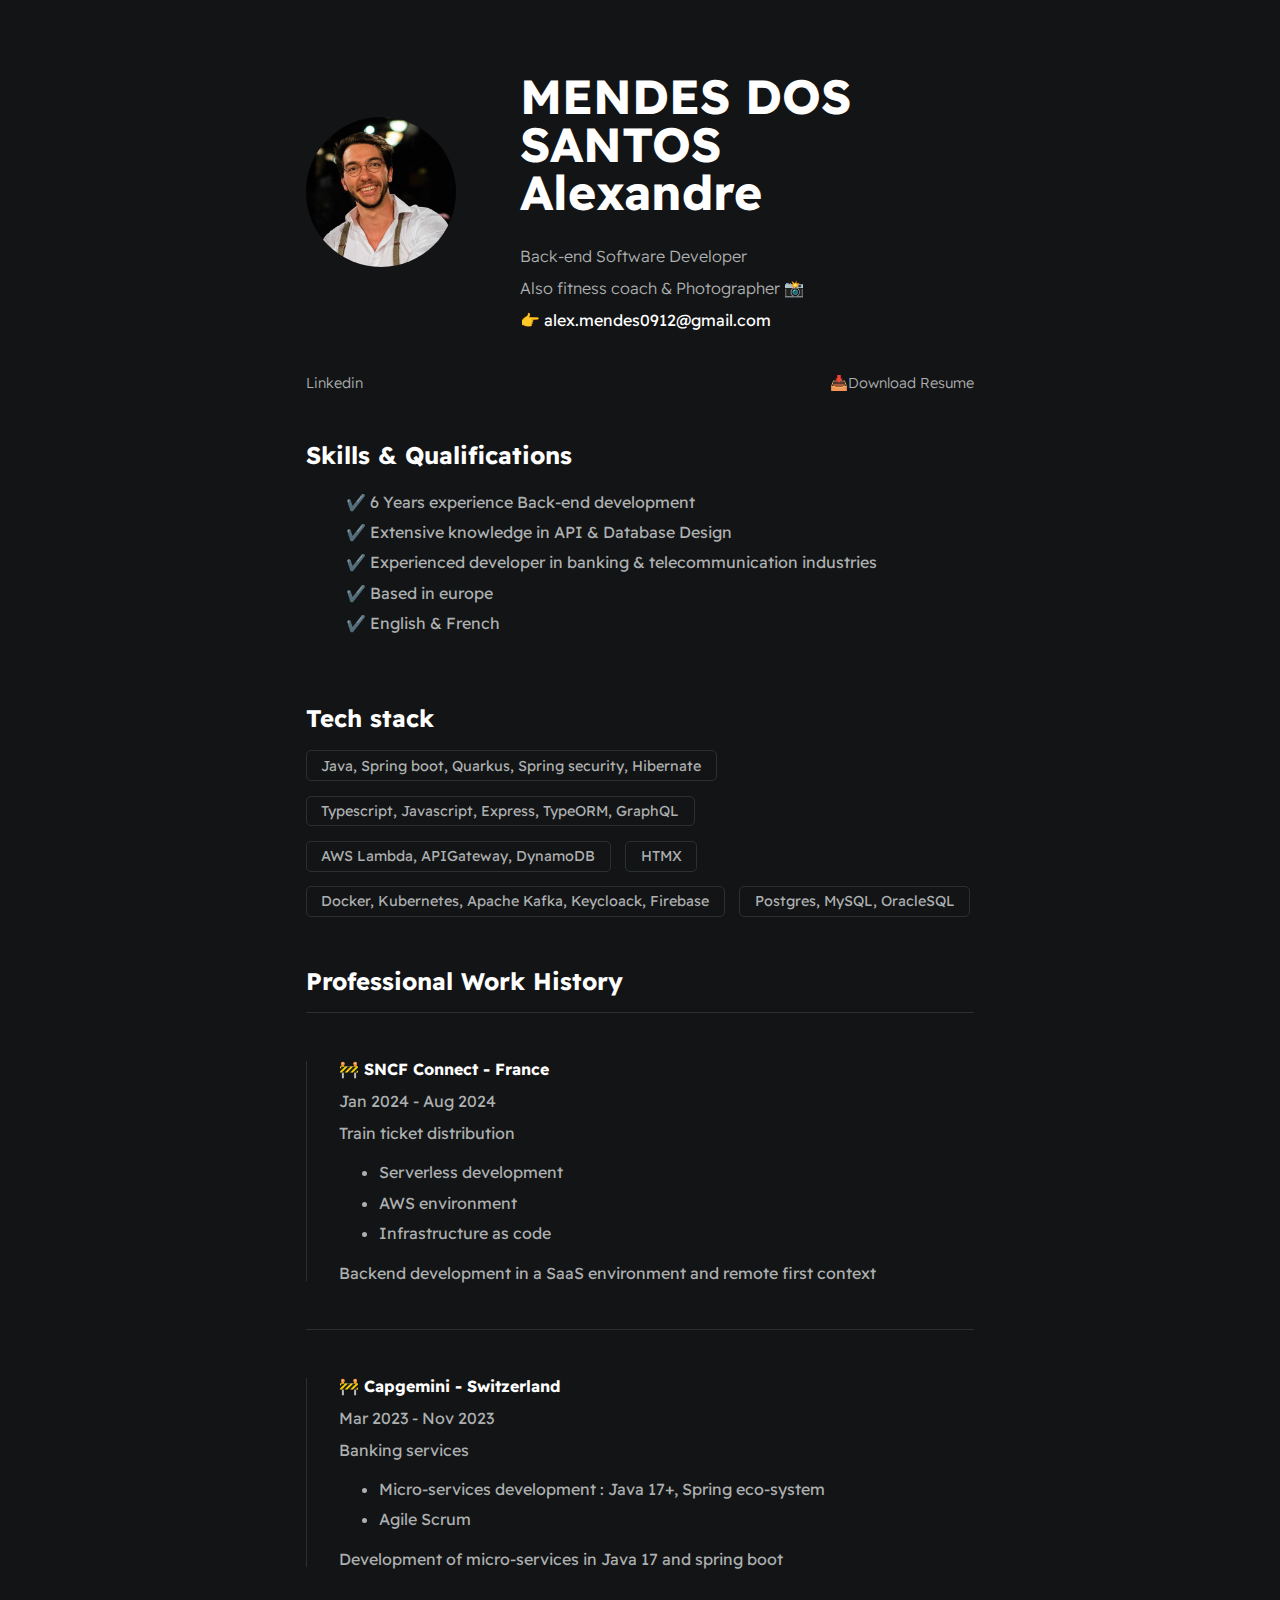
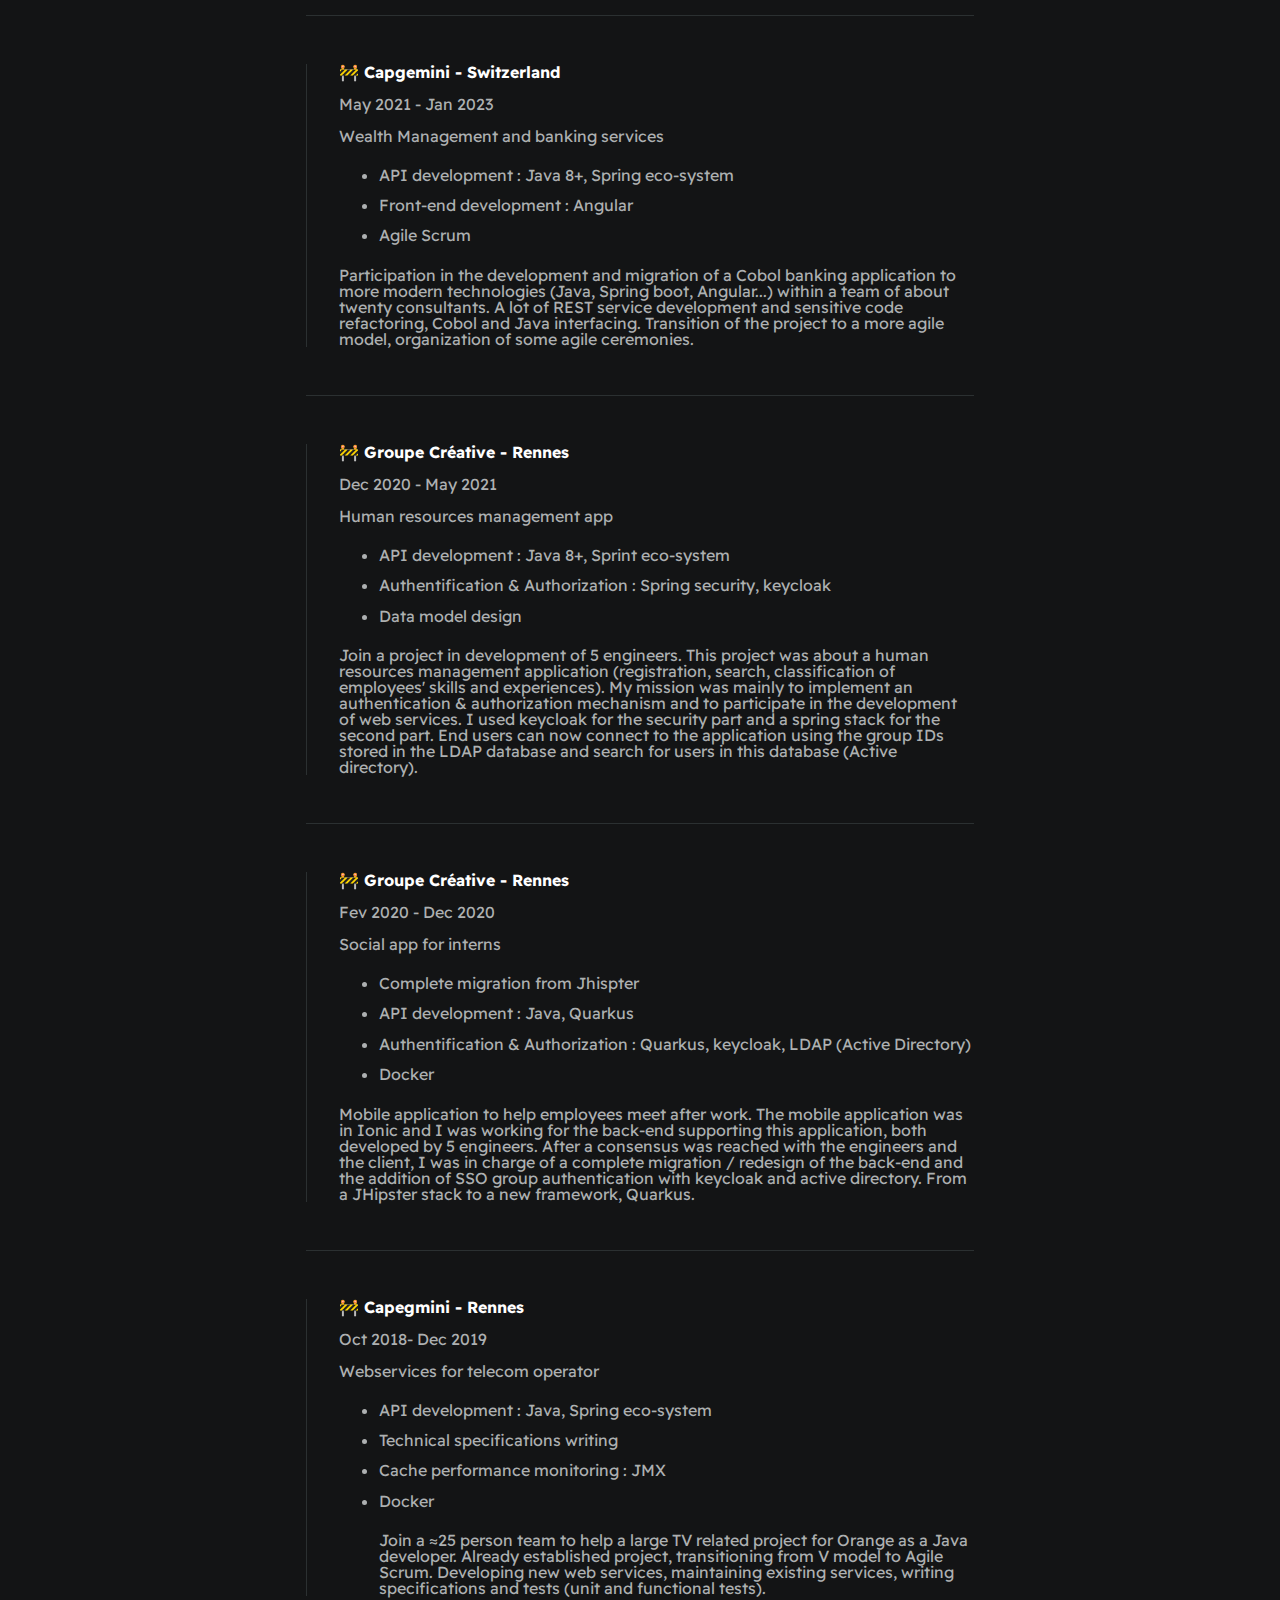
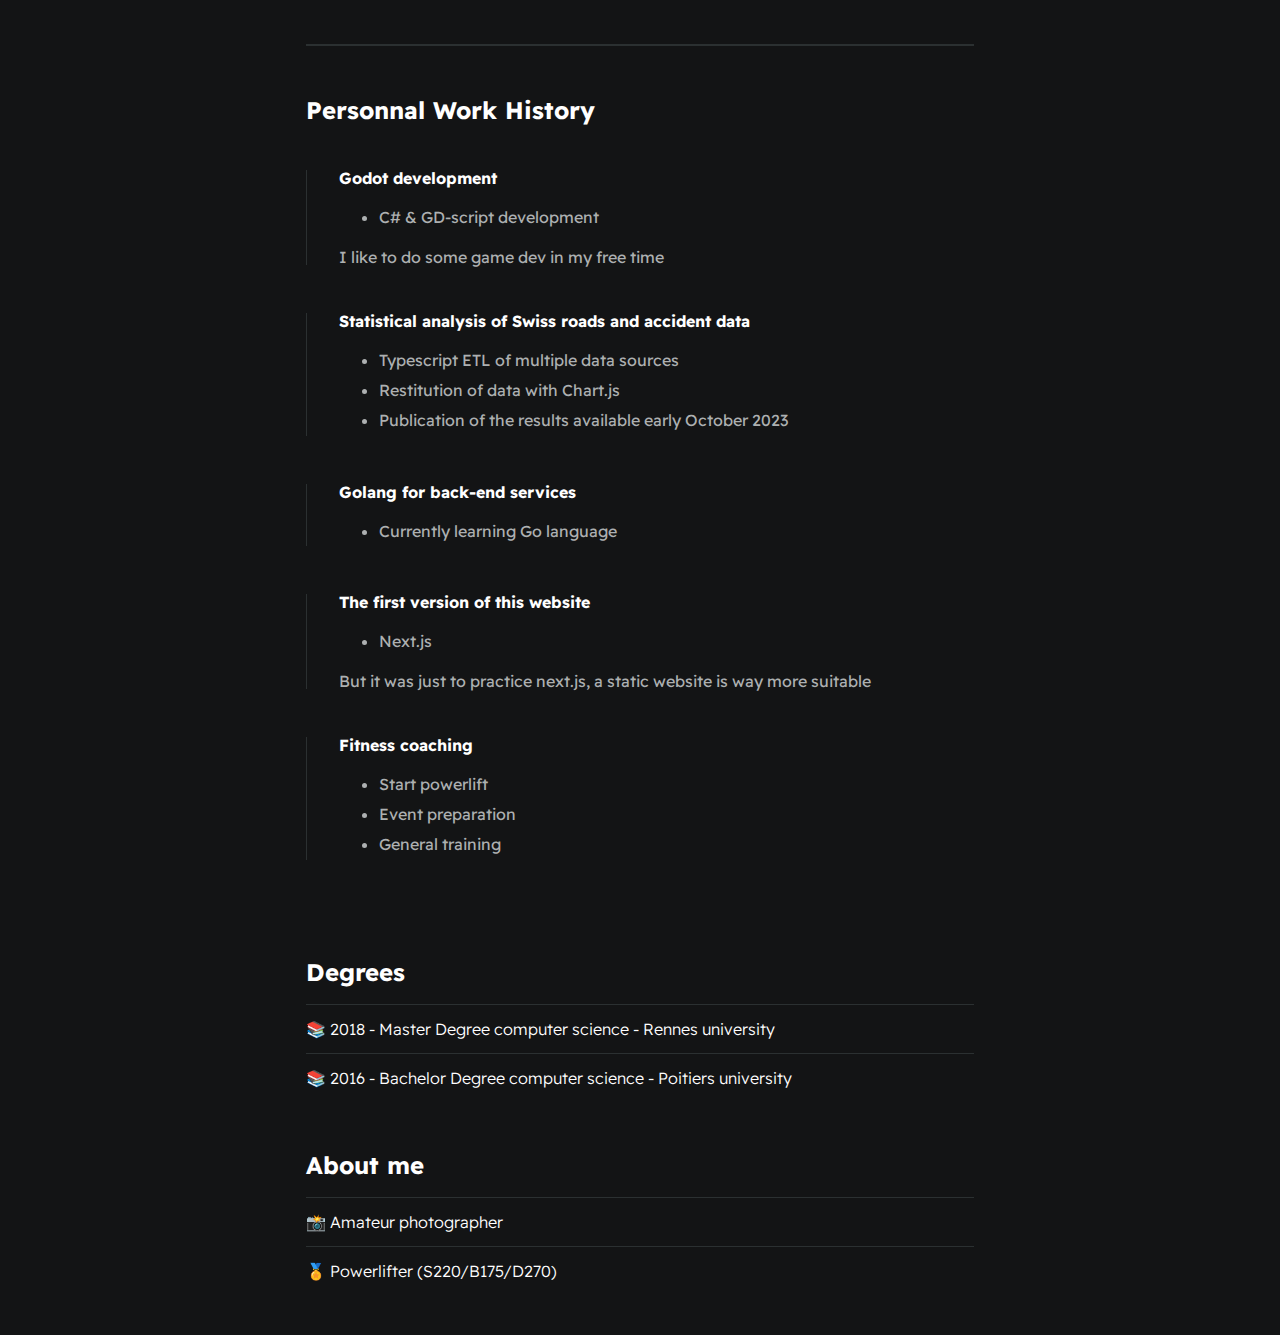
<file: index.html>
<!DOCTYPE html>
<html>

<head>
    <meta charset="utf-8">
    <meta http-equiv="X-UA-Compatible" content="IE=edge">
    <title>MENDES DOS SANTOS Alexandre</title>
    <meta name="description" content="">
    <meta name="viewport" content="width=device-width, initial-scale=1">
    <link rel="stylesheet" href="./styles/main.css">
</head>

<body>
    <div id="container--main">

        <section id="wrapper--intro" class="section--page">
            <img id="profile-pic" src="./assets/profile.jpg">
            <div>
                <h1 id="user-name">MENDES DOS SANTOS Alexandre</h1>
                <p id="bio">Back-end Software Developer</p>
                <p id="bio">Also fitness coach & Photographer 📸</p>
                <p id="email">👉 alex.mendes0912@gmail.com</p>
            </div>
        </section>

        <section class="section--page">
            <div id="socials--list">
                <a href="https://www.linkedin.com/in/mendesalexandre/" target="_blank">Linkedin</a>
                <a href="./assets/resume.pdf" target="_blank">📥Download Resume</a>
            </div>
        </section>

        <section class="section--page">
            <h2>Skills & Qualifications</h2>
            <ul id="qualifications--list">
                <li>✔️ 6 Years experience Back-end development</li>
                <li>✔️ Extensive knowledge in API & Database Design</li>
                <li>✔️ Experienced developer in banking & telecommunication industries </li>
                <li>✔️ Based in europe</li>
                <li>✔️ English & French</li>
            </ul>
        </section>

        <section class="section--page">
            <h2>Tech stack</h2>

            <div id="wrapper--techstack__items">
                <div class="card--techstack"><span>Java, Spring boot, Quarkus, Spring security, Hibernate</span></div>
                <div class="card--techstack"><span>Typescript, Javascript, Express, TypeORM, GraphQL</span></div>
                <div class="card--techstack"><span>AWS Lambda, APIGateway, DynamoDB</span></div>
                <div class="card--techstack"><span>HTMX</span></div>
                <div class="card--techstack"><span>Docker, Kubernetes, Apache Kafka, Keycloack, Firebase</span></div>
                <div class="card--techstack"><span>Postgres, MySQL, OracleSQL</span></div>
            </div>
        </section>

        <section id="work-history-wrapper" class="section--page">

            <h2>Professional Work History</h2>
            <div class="line-break"></div>
            <div class="card--work-history">
                <strong>🚧 SNCF Connect - France</strong>
                <p>Jan 2024 - Aug 2024</p>
                <p>Train ticket distribution</p>
                <ul>
                    <li>Serverless development</li>
                    <li>AWS environment</li>
                    <li>Infrastructure as code</li>
                </ul>
                <p>Backend development in a SaaS environment and remote first context</p>
            </div>
            <div class="line-break"></div>
            <div class="card--work-history">
                <strong>🚧 Capgemini - Switzerland</strong>
                <p>Mar 2023 - Nov 2023</p>
                <p>Banking services</p>
                <ul>
                    <li>Micro-services development : Java 17+, Spring eco-system</li>
                    <li>Agile Scrum</li>
                </ul>
                <p>Development of micro-services in Java 17 and spring boot</p>
            </div>
            <div class="line-break"></div>

            <div class="card--work-history">
                <strong>🚧 Capgemini - Switzerland</strong>
                <p>May 2021 - Jan 2023</p>
                <p>Wealth Management and banking services</p>
                <ul>
                    <li>API development : Java 8+, Spring eco-system</li>
                    <li>Front-end development : Angular</li>
                    <li>Agile Scrum</li>
                </ul>
                <p>Participation in the development and migration of a Cobol banking application to more modern
                    technologies (Java, Spring boot, Angular...) within a team of about twenty consultants. A lot of
                    REST service development and sensitive code refactoring, Cobol and Java interfacing. Transition of
                    the project to a more agile model, organization of some agile ceremonies.</p>
            </div>

            <div class="line-break"></div>

            <div class="card--work-history">
                <strong>🚧 Groupe Créative - Rennes</strong>
                <p>Dec 2020 - May 2021</p>
                <p>Human resources management app</p>
                <ul>
                    <li>API development : Java 8+, Sprint eco-system</li>
                    <li>Authentification & Authorization : Spring security, keycloak</li>
                    <li>Data model design</li>
                </ul>
                <p>Join a project in development of 5 engineers. This project was about a human resources management
                    application (registration, search, classification of employees' skills and experiences). My mission
                    was mainly to implement an authentication & authorization mechanism and to participate in the
                    development of web services. I used keycloak for the security part and a spring stack for the second
                    part. End users can now connect to the application using the group IDs stored in the LDAP database
                    and search for users in this database (Active directory).</p>
            </div>

            <div class="line-break"></div>

            <div class="card--work-history">
                <strong>🚧 Groupe Créative - Rennes</strong>
                <p>Fev 2020 - Dec 2020</p>
                <p>Social app for interns</p>
                <ul>
                    <li>Complete migration from Jhispter</li>
                    <li>API development : Java, Quarkus</li>
                    <li>Authentification & Authorization : Quarkus, keycloak, LDAP (Active Directory)</li>
                    <li>Docker</li>
                </ul>
                <p>Mobile application to help employees meet after work. The mobile application was in Ionic and I was
                    working for the back-end supporting this application, both developed by 5 engineers. After a
                    consensus was reached with the engineers and the client, I was in charge of a complete migration /
                    redesign of the back-end and the addition of SSO group authentication with keycloak and active
                    directory. From a JHipster stack to a new framework, Quarkus.</p>
            </div>

            <div class="line-break"></div>

            <div class="card--work-history">
                <strong>🚧 Capegmini - Rennes</strong>
                <p>Oct 2018- Dec 2019</p>
                <p>Webservices for telecom operator</p>
                <ul>
                    <li>API development : Java, Spring eco-system</li>
                    <li>Technical specifications writing</li>
                    <li>Cache performance monitoring : JMX</li>
                    <li>Docker</li>
                    <p>Join a ≈25 person team to help a large TV related project for Orange as a Java developer. Already
                        established project, transitioning from V model to Agile Scrum. Developing new web services,
                        maintaining existing services, writing specifications and tests (unit and functional tests).</p>
                </ul>
            </div>

            <div class="line-break"></div>

            <div class="line-break"></div>
        </section>

        <section id="work-history-wrapper" class="section--page">
            <h2>Personnal Work History</h2>
            <div class="card--work-history">
                <strong>Godot development</strong>
                <ul>
                    <li>C# & GD-script development</li>
                </ul>
                <p>I like to do some game dev in my free time</p>
            </div>

            <div class="card--work-history">
                <strong>Statistical analysis of Swiss roads and accident data</strong>
                <ul>
                    <li>Typescript ETL of multiple data sources</li>
                    <li>Restitution of data with Chart.js</li>
                    <li>Publication of the results available early October 2023</li>
                </ul>
            </div>

            <div class="card--work-history">
                <strong>Golang for back-end services</strong>
                <ul>
                    <li>Currently learning Go language</li>
                </ul>
            </div>

            <div class="card--work-history">
                <strong>The first version of this website</strong>
                <ul>
                    <li>Next.js</li>
                </ul>
                <p>But it was just to practice next.js, a static website is way more suitable</p>
            </div>

            <div class="card--work-history">
                <strong>Fitness coaching</strong>
                <ul>
                    <li>Start powerlift</li>
                    <li>Event preparation</li>
                    <li>General training</li>
                </ul>
            </div>
        </section>
        <section class="section--page">
            <h2>Degrees</h2>

            <div class="card--project">
                <a><span>📚 </span>2018 - Master Degree computer science - Rennes university</a>
            </div>

            <div class="card--project">
                <a><span>📚 </span>2016 - Bachelor Degree computer science - Poitiers university</a>
            </div>
        </section>

        <section class="section--page">
            <h2>About me</h2>

            <div class="card--project">
                <a><span>📸 </span>Amateur photographer</a>
            </div>

            <div class="card--project">
                <a><span>🏅 </span>Powerlifter (S220/B175/D270)</a>
            </div>
        </section>
    </div>

</body>

</html>
</file>
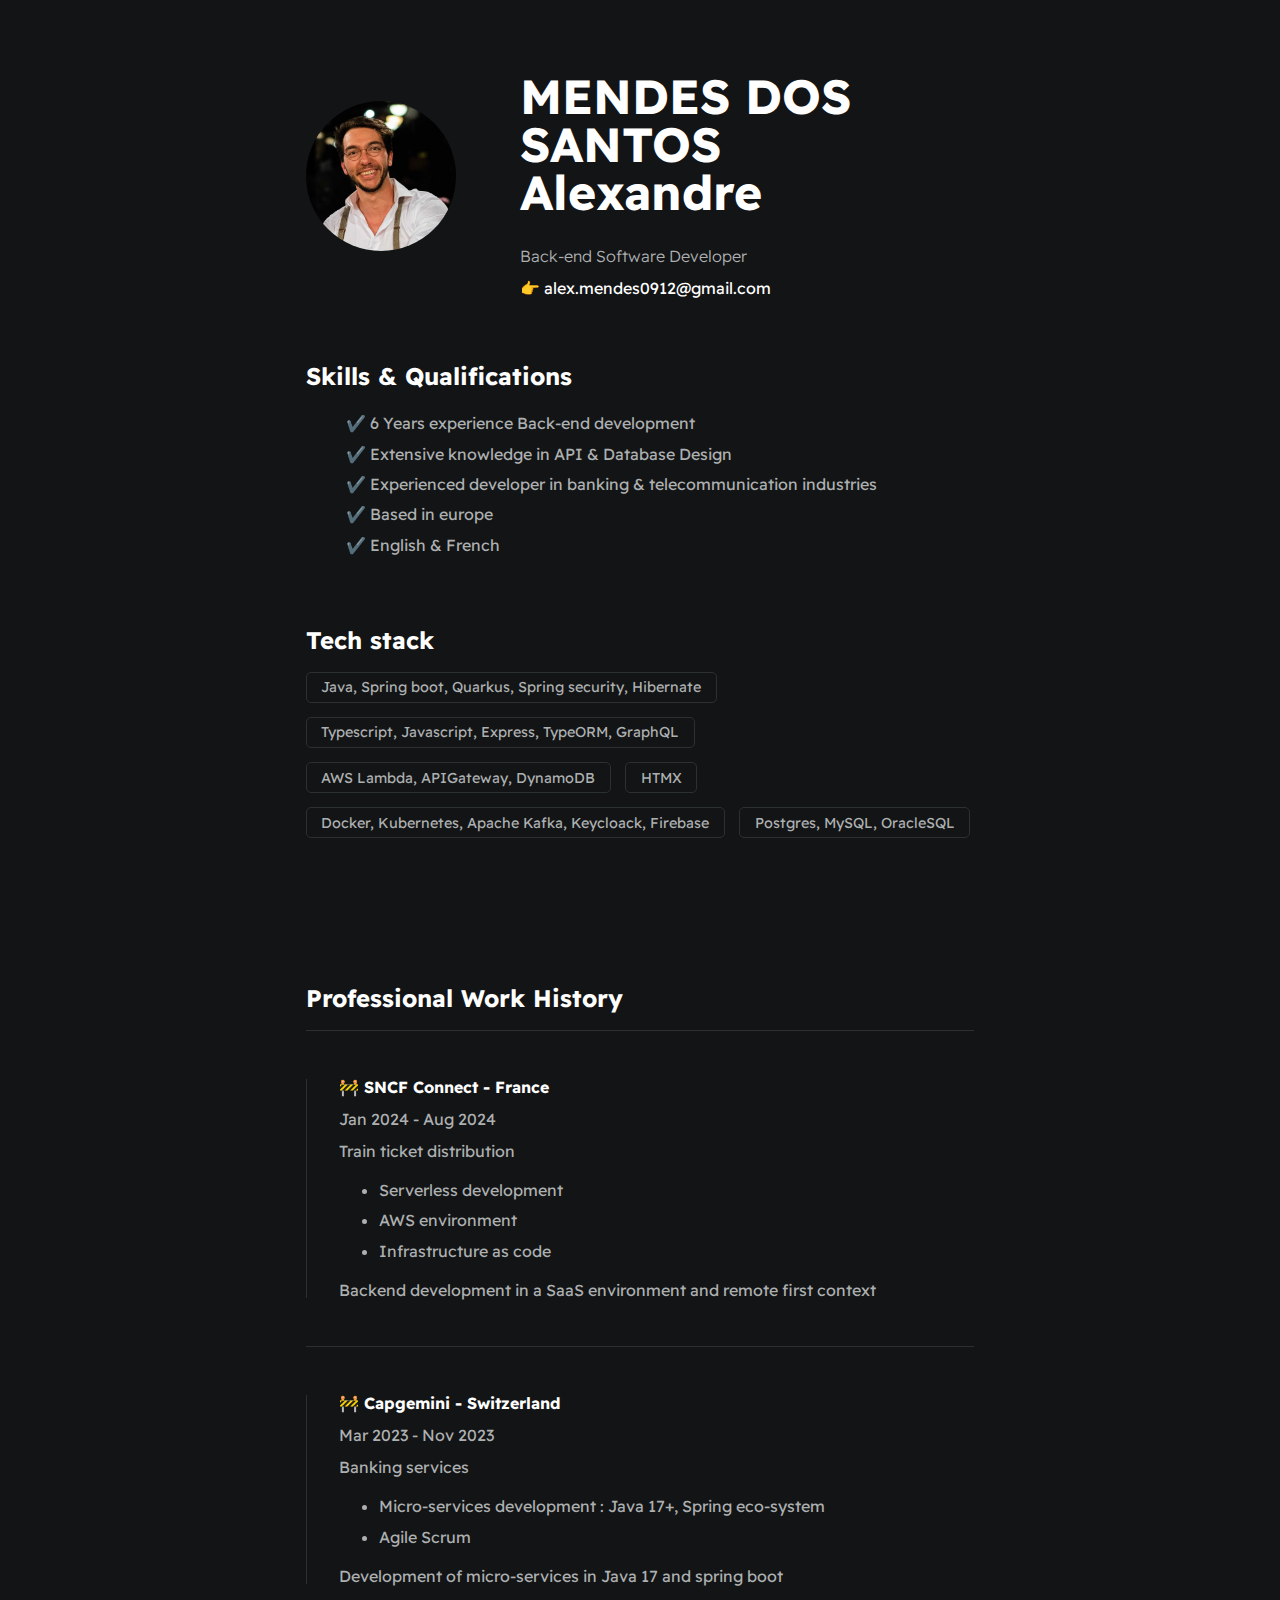
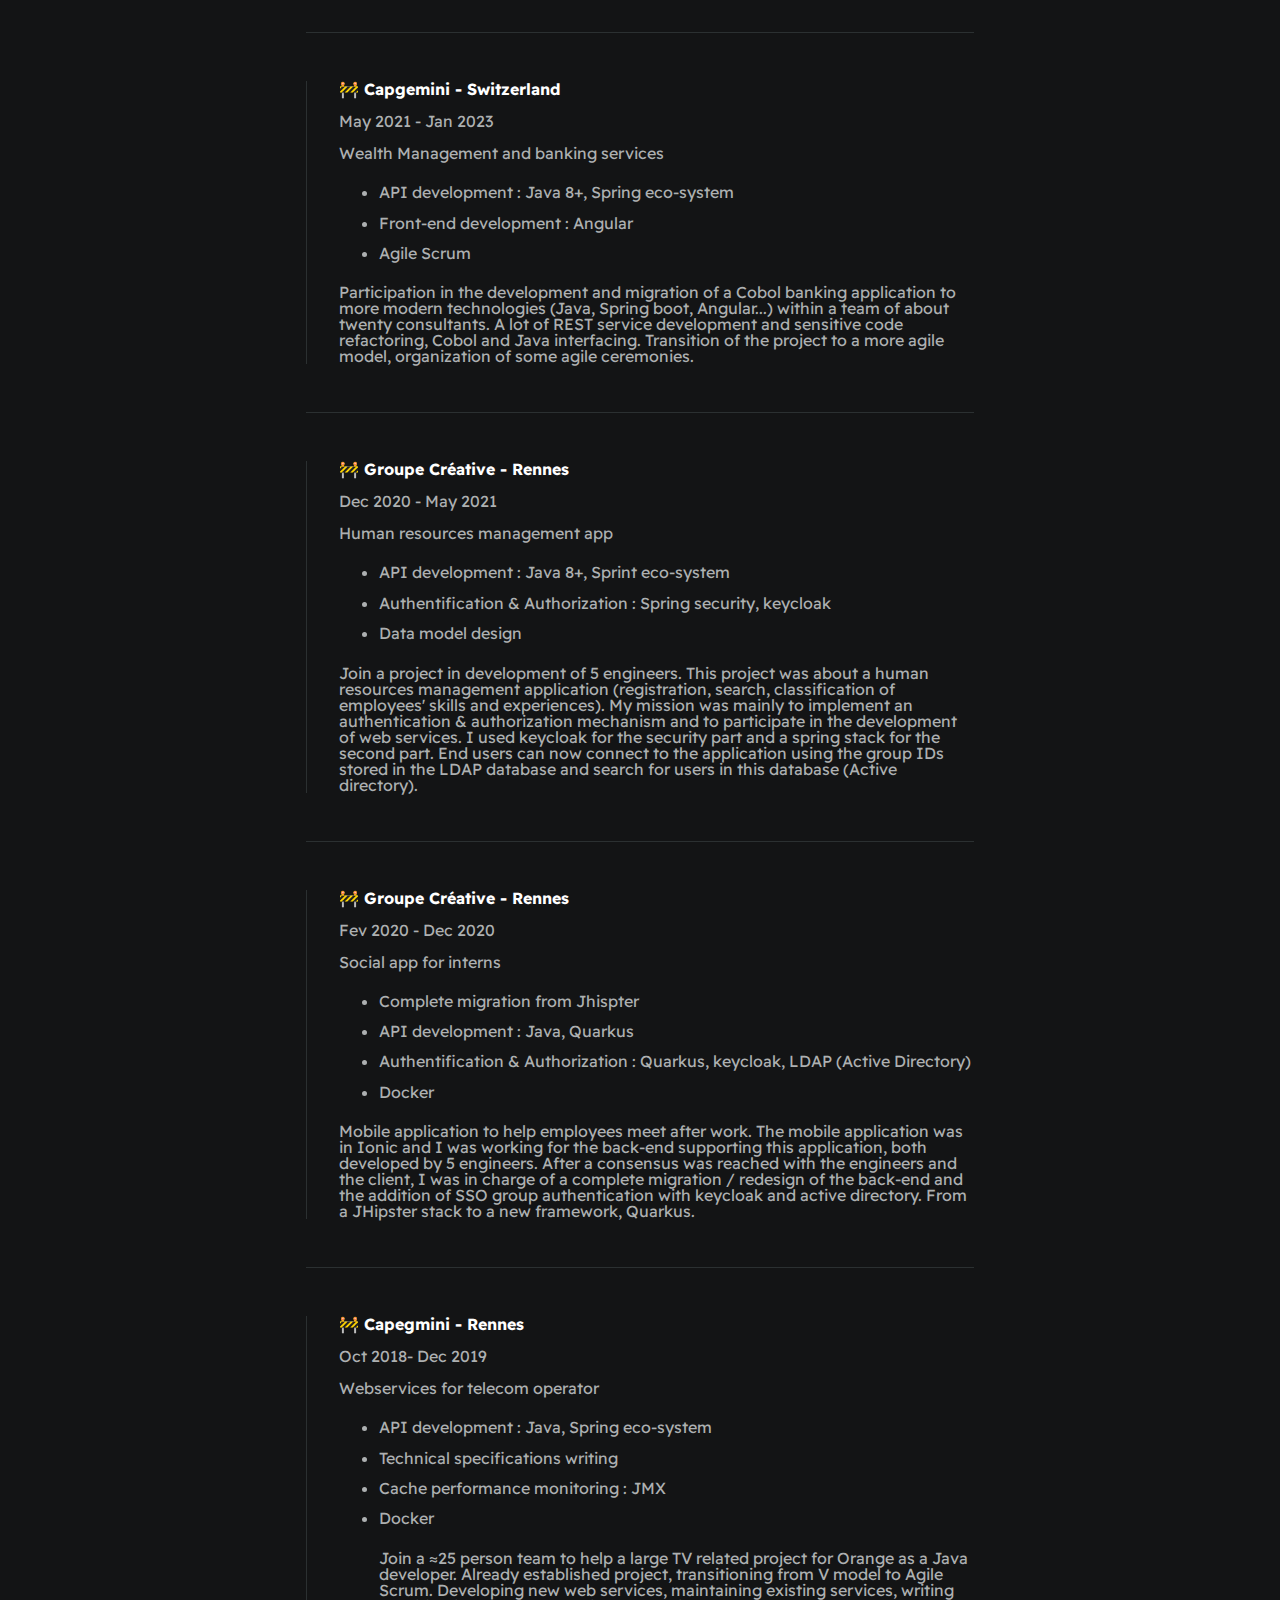
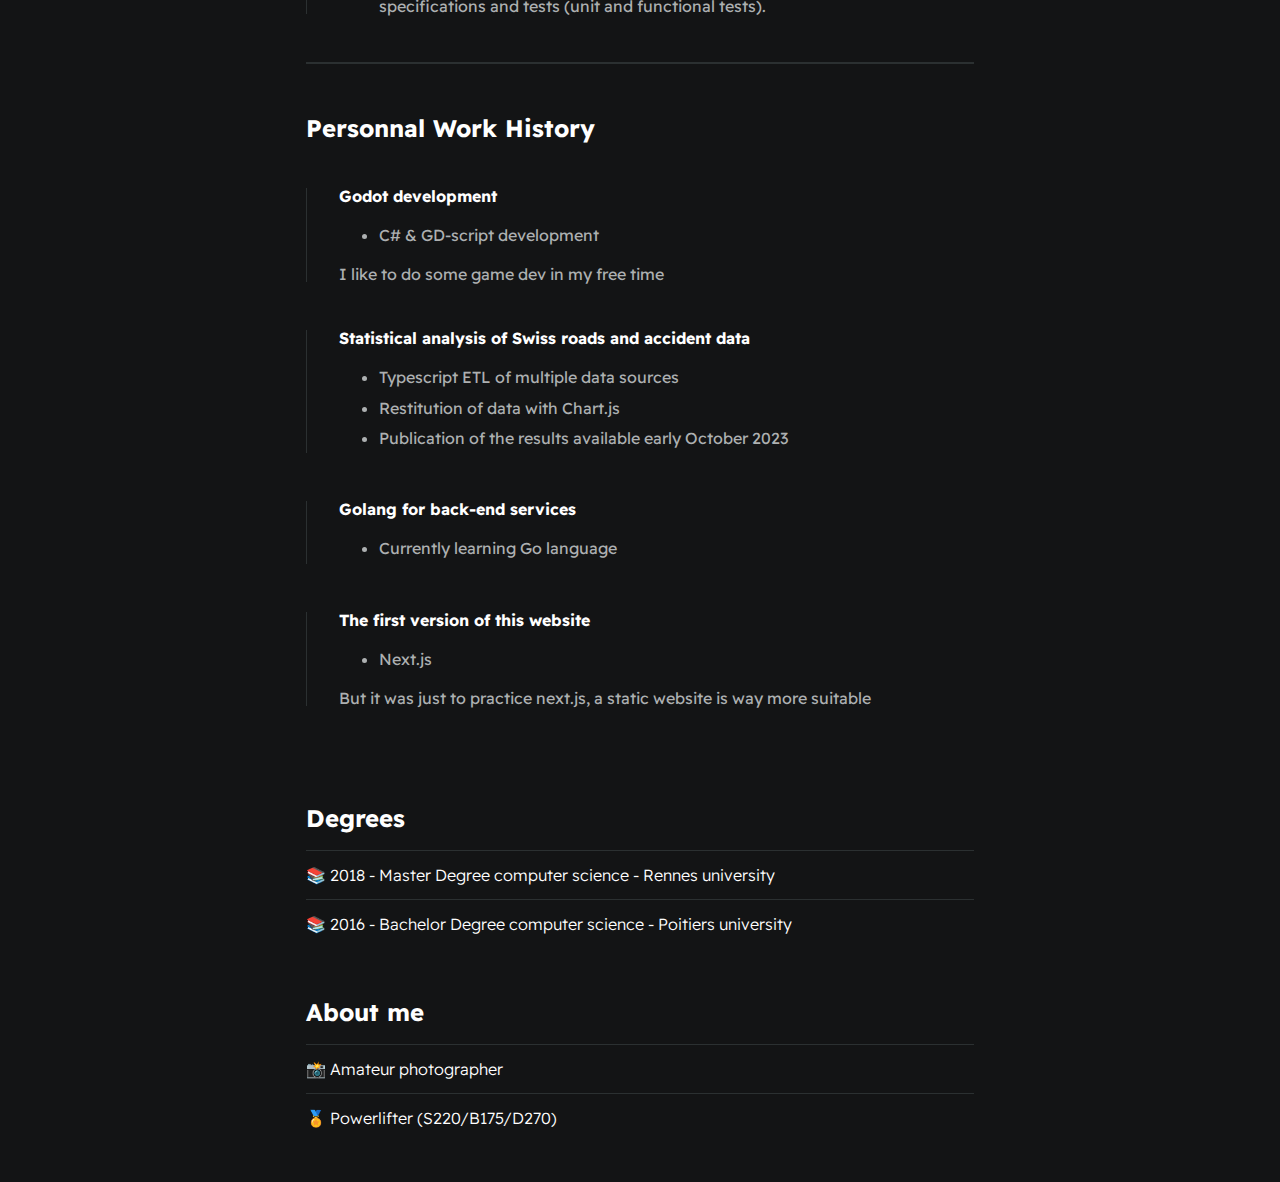
<file: assets/print.html>
<!DOCTYPE html>
<html>

<head>
    <meta charset="utf-8">
    <meta http-equiv="X-UA-Compatible" content="IE=edge">
    <title>MENDES DOS SANTOS Alexandre</title>
    <meta name="description" content="">
    <meta name="viewport" content="width=device-width, initial-scale=1">
    <link rel="stylesheet" href="../styles/main.css">
</head>

<body>
    <div id="container--main">

        <section id="wrapper--intro" class="section--page">
            <img id="profile-pic" src="../assets/profile.jpg">
            <div>
                <h1 id="user-name">MENDES DOS SANTOS Alexandre</h1>
                <p id="bio">Back-end Software Developer</p>
                <p id="email">👉 alex.mendes0912@gmail.com</p>
            </div>
        </section>

        <section class="section--page">
            <h2>Skills & Qualifications</h2>
            <ul id="qualifications--list">
                <li>✔️ 6 Years experience Back-end development</li>
                <li>✔️ Extensive knowledge in API & Database Design</li>
                <li>✔️ Experienced developer in banking & telecommunication industries </li>
                <li>✔️ Based in europe</li>
                <li>✔️ English & French</li>
            </ul>
        </section>

        <section class="section--page">
            <h2>Tech stack</h2>

            <div id="wrapper--techstack__items">
                <div class="card--techstack"><span>Java, Spring boot, Quarkus, Spring security, Hibernate</span></div>
                <div class="card--techstack"><span>Typescript, Javascript, Express, TypeORM, GraphQL</span></div>
                <div class="card--techstack"><span>AWS Lambda, APIGateway, DynamoDB</span></div>
                <div class="card--techstack"><span>HTMX</span></div>
                <div class="card--techstack"><span>Docker, Kubernetes, Apache Kafka, Keycloack, Firebase</span></div>
                <div class="card--techstack"><span>Postgres, MySQL, OracleSQL</span></div>
            </div>
        </section>

        <br />
        <br />
        <br />
        <br />
        <br />
        <br />
        <section id="work-history-wrapper" class="section--page">

            <h2>Professional Work History</h2>
            <div class="line-break"></div>
            <div class="card--work-history">
                <strong>🚧 SNCF Connect - France</strong>
                <p>Jan 2024 - Aug 2024</p>
                <p>Train ticket distribution</p>
                <ul>
                    <li>Serverless development</li>
                    <li>AWS environment</li>
                    <li>Infrastructure as code</li>
                </ul>
                <p>Backend development in a SaaS environment and remote first context</p>
            </div>
            <div class="line-break"></div>
            <div class="card--work-history">
                <strong>🚧 Capgemini - Switzerland</strong>
                <p>Mar 2023 - Nov 2023</p>
                <p>Banking services</p>
                <ul>
                    <li>Micro-services development : Java 17+, Spring eco-system</li>
                    <li>Agile Scrum</li>
                </ul>
                <p>Development of micro-services in Java 17 and spring boot</p>
            </div>
            <div class="line-break"></div>

            <div class="card--work-history">
                <strong>🚧 Capgemini - Switzerland</strong>
                <p>May 2021 - Jan 2023</p>
                <p>Wealth Management and banking services</p>
                <ul>
                    <li>API development : Java 8+, Spring eco-system</li>
                    <li>Front-end development : Angular</li>
                    <li>Agile Scrum</li>
                </ul>
                <p>Participation in the development and migration of a Cobol banking application to more modern
                    technologies (Java, Spring boot, Angular...) within a team of about twenty consultants. A lot of
                    REST service development and sensitive code refactoring, Cobol and Java interfacing. Transition of
                    the project to a more agile model, organization of some agile ceremonies.</p>
            </div>

            <div class="line-break"></div>

            <div class="card--work-history">
                <strong>🚧 Groupe Créative - Rennes</strong>
                <p>Dec 2020 - May 2021</p>
                <p>Human resources management app</p>
                <ul>
                    <li>API development : Java 8+, Sprint eco-system</li>
                    <li>Authentification & Authorization : Spring security, keycloak</li>
                    <li>Data model design</li>
                </ul>
                <p>Join a project in development of 5 engineers. This project was about a human resources management
                    application (registration, search, classification of employees' skills and experiences). My mission
                    was mainly to implement an authentication & authorization mechanism and to participate in the
                    development of web services. I used keycloak for the security part and a spring stack for the second
                    part. End users can now connect to the application using the group IDs stored in the LDAP database
                    and search for users in this database (Active directory).</p>
            </div>

            <div class="line-break"></div>

            <div class="card--work-history">
                <strong>🚧 Groupe Créative - Rennes</strong>
                <p>Fev 2020 - Dec 2020</p>
                <p>Social app for interns</p>
                <ul>
                    <li>Complete migration from Jhispter</li>
                    <li>API development : Java, Quarkus</li>
                    <li>Authentification & Authorization : Quarkus, keycloak, LDAP (Active Directory)</li>
                    <li>Docker</li>
                </ul>
                <p>Mobile application to help employees meet after work. The mobile application was in Ionic and I was
                    working for the back-end supporting this application, both developed by 5 engineers. After a
                    consensus was reached with the engineers and the client, I was in charge of a complete migration /
                    redesign of the back-end and the addition of SSO group authentication with keycloak and active
                    directory. From a JHipster stack to a new framework, Quarkus.</p>
            </div>

            <div class="line-break"></div>

            <div class="card--work-history">
                <strong>🚧 Capegmini - Rennes</strong>
                <p>Oct 2018- Dec 2019</p>
                <p>Webservices for telecom operator</p>
                <ul>
                    <li>API development : Java, Spring eco-system</li>
                    <li>Technical specifications writing</li>
                    <li>Cache performance monitoring : JMX</li>
                    <li>Docker</li>
                    <p>Join a ≈25 person team to help a large TV related project for Orange as a Java developer. Already
                        established project, transitioning from V model to Agile Scrum. Developing new web services,
                        maintaining existing services, writing specifications and tests (unit and functional tests).</p>
                </ul>
            </div>

            <div class="line-break"></div>

            <div class="line-break"></div>
        </section>

        <section id="work-history-wrapper" class="section--page">
            <h2>Personnal Work History</h2>
            <div class="card--work-history">
                <strong>Godot development</strong>
                <ul>
                    <li>C# & GD-script development</li>
                </ul>
                <p>I like to do some game dev in my free time</p>
            </div>

            <div class="card--work-history">
                <strong>Statistical analysis of Swiss roads and accident data</strong>
                <ul>
                    <li>Typescript ETL of multiple data sources</li>
                    <li>Restitution of data with Chart.js</li>
                    <li>Publication of the results available early October 2023</li>
                </ul>
            </div>

            <div class="card--work-history">
                <strong>Golang for back-end services</strong>
                <ul>
                    <li>Currently learning Go language</li>
                </ul>
            </div>

            <div class="card--work-history">
                <strong>The first version of this website</strong>
                <ul>
                    <li>Next.js</li>
                </ul>
                <p>But it was just to practice next.js, a static website is way more suitable</p>
            </div>
        </section>

        <section class="section--page">
            <h2>Degrees</h2>

            <div class="card--project">
                <a><span>📚 </span>2018 - Master Degree computer science - Rennes university</a>
            </div>

            <div class="card--project">
                <a><span>📚 </span>2016 - Bachelor Degree computer science - Poitiers university</a>
            </div>
        </section>
        <section class="section--page">
            <h2>About me</h2>

            <div class="card--project">
                <a><span>📸 </span>Amateur photographer</a>
            </div>

            <div class="card--project">
                <a><span>🏅 </span>Powerlifter (S220/B175/D270)</a>
            </div>
        </section>
    </div>

</body>

</html>
</file>
<file: styles/main.css>
@import url('https://fonts.googleapis.com/css2?family=Readex+Pro:wght@300;400;500;600;700&display=swap');


@media print {
    #url-bar {
        display: none;
    }
}


:root {
    --mainTextColor-light: #000;
    --secondaryTextColor-light: rgb(51 51 51);
    --mainLinkColor-light: #0da2b8;
    --mainBorderColor-light: rgb(218, 218, 218);
    --mainBgColor-light: rgb(249, 250, 251);

    --mainTextColor-dark: #fff;
    --secondaryTextColor-dark: #adb0b1;
    --mainLinkColor-dark: rgb(30, 190, 214);
    --mainBorderColor-dark: #2b3031;
    --mainBgColor-dark: #131415;

    --mainTextColor: var(--mainTextColor-dark);
    --secondaryTextColor: var(--secondaryTextColor-dark);
    --mainLinkColor: var(--mainLinkColor-dark);
    --mainBorderColor: var(--mainBorderColor-dark);
    --mainBgColor: var(--mainBgColor-dark);

}


* {
    font-family: 'Readex Pro';
    line-height: 1.0em;
    box-sizing: border-box;
    color: var(--mainTextColor);

}

body {
    background-color: var(--mainBgColor);
}

p,
span,
li {
    color: var(--secondaryTextColor);
    font-size: 1em;
}

a {
    text-decoration: none;
    color: var(--mainLinkColor);
    font-weight: 500;
}

li {
    line-height: 1.9em;
}

#container--main {
    max-width: 700px;
    margin: 0 auto;
    padding: 1em;
}

.section--page {
    padding-top: 1em;
    padding-bottom: 1em;
}

#wrapper--intro {
    display: flex;
    align-items: center;
    gap: 4em;
}

#bio,
a {
    font-weight: 300;
}

#user-name {
    font-size: 48px;
    line-height: 1em;
}

#profile-pic {
    width: 150px;
    height: 150px;
    object-fit: cover;
    border-radius: 50%;
}

#email {
    color: var(--mainTextColor);
}

#socials--list {
    display: flex;
    justify-content: space-between;
    column-gap: 1em;
    flex-wrap: wrap;
}

#socials--list a {
    font-weight: 300;
    color: var(--secondaryTextColor);
    font-size: 0.9em;
    transition: 0.3s;
}

#socials--list a:hover {
    font-weight: 100;
    color: var(--mainLinkColor);
    font-size: 0.9em;
}

#qualifications--list {
    list-style: none;
}

#wrapper--techstack__items {
    display: flex;
    flex-wrap: wrap;
    gap: 1em;
    font-size: 0.9em;
}

.card--techstack {
    border: 1px solid var(--mainBorderColor);
    border-radius: 5px;
    padding: 0.5em 1em;
    align-items: center;
}

.card--project {
    padding-top: 1em;
    padding-bottom: 1em;
    border-top: 1px solid var(--mainBorderColor);
}

.card--project a {
    color: var(--mainTextColor);

    transition: 0.3s;
}

.card--project a:hover {
    color: rgb(30, 190, 214);

}

.card--work-history {
    border-left: 1px solid var(--mainBorderColor);
    margin-top: 3em;
    margin-bottom: 3em;
    padding-left: 2em;
}

.line-break {
    background-color: var(--mainBorderColor);
    height: 1px;
}


@media(max-width:600px) {

    .section--page {
        padding-top: 1em;
        padding-bottom: 1em;
    }

    #wrapper--intro {
        display: flex;
        align-items: center;
        gap: 1em;
    }

    #profile-pic {
        width: 200px;
        height: 200px;
    }

    #wrapper--intro {
        flex-direction: column;
    }

    .card--work-history {
        border-left: none;
        padding-left: 0;
    }
}
</file>
